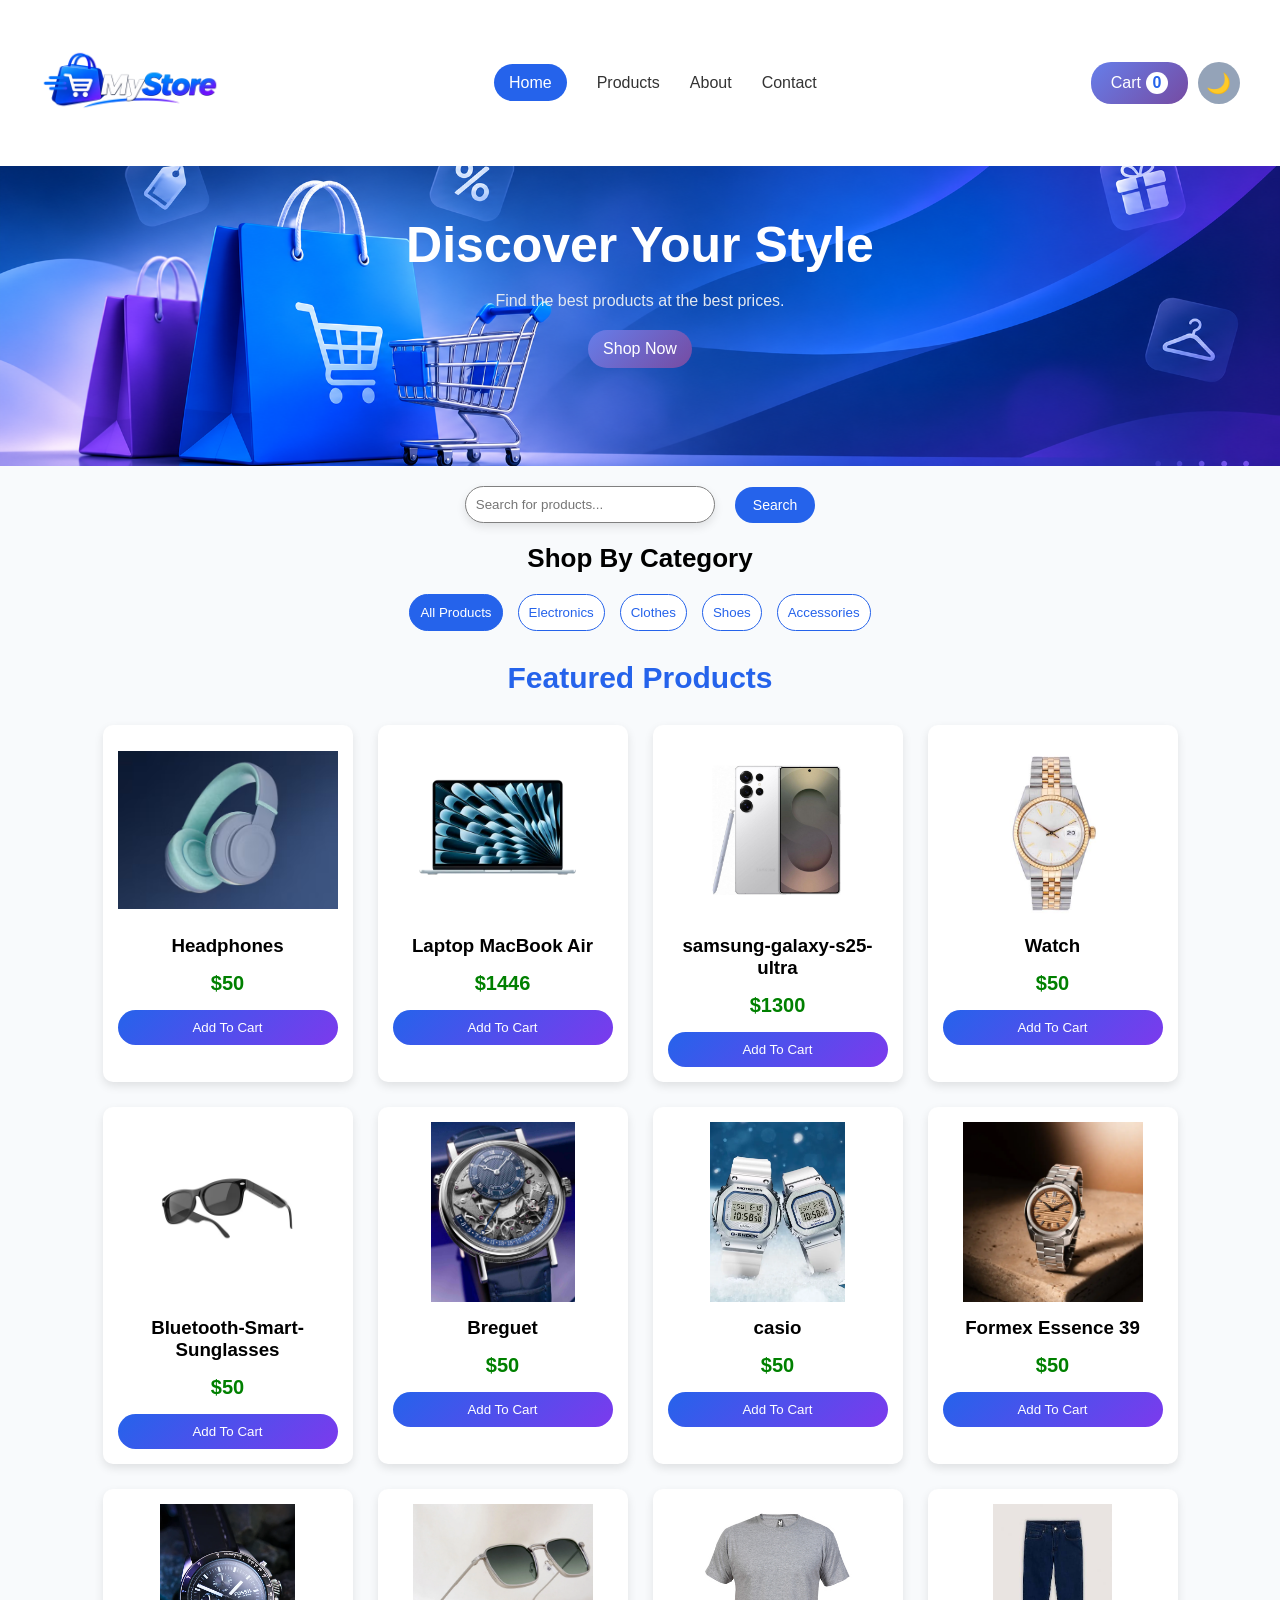
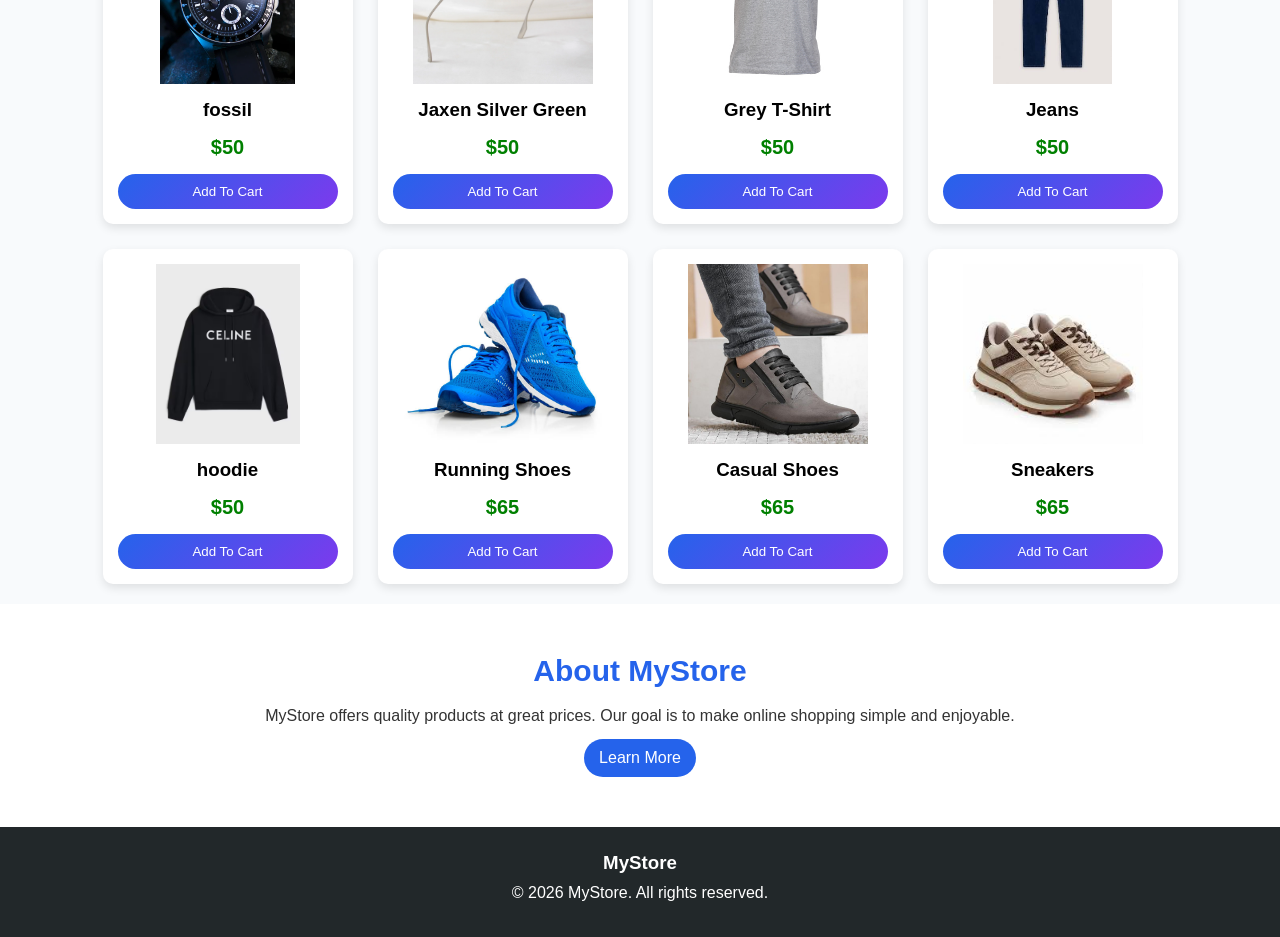
<file: index.html>
<!doctype html>
<html lang="en">
  <head>
    <meta charset="UTF-8" />
    <meta name="viewport" content="width=device-width, initial-scale=1.0" />
    <title>MyStore</title>
    <link rel="stylesheet" href="style.css" />
  </head>
  <body>
    <header>
      <nav>
        <h1><img src="./images/Glossy MyStore Shopping Logo.png" alt="logo" /></h1>
        <ul>
          <li><a href="#" class="Home">Home</a></li>
          <li><a href="products.html">Products</a></li>
          <li><a href="about.html">About</a></li>
          <li><a href="contact.html">Contact</a></li>
        </ul>

        <div class="nav-actions">
          <a href="cart.html" id="cart-count" >Cart <span id="cart-number">0</span></a>
          <button id="theme-toggle">🌙</button>
        </div>
        
      </nav>
    </header>
    <section class="hero">
      <div class="hero-content">
        <h2>Discover Your Style</h2>
        <p>Find the best products at the best prices.</p>
        <a href="#products" class="shop-btn">Shop Now</a>
      </div>
    </section>

    <section class="search-section">
      <input
        type="text"
        id="search-input"
        placeholder="Search for products..."
      />
      <button id="search-btn">Search</button>
    </section>

    <section class="categories">
      <h2>Shop By Category</h2>

      <div class="category-buttons">
        <button class="category-btn active" data-category="all">
          All Products
        </button>

        <button class="category-btn" data-category="electronics">
          Electronics
        </button>

        <button class="category-btn" data-category="clothes">Clothes</button>

        <button class="category-btn" data-category="shoes">Shoes</button>

        <button class="category-btn" data-category="accessories">
          Accessories
        </button>
      </div>
    </section>

    <section class="products" id="products">
      <h2>Featured Products</h2>
      <div class="products-container">
        <div class="product-card" data-category="electronics"  data-name="Headphones" data-price="50">
            <img src="./images/headphone.avif" alt="Wireless Headphones" />
            <h3>Headphones</h3>
            <p>$50</p>
            <button>Add To Cart</button>
          </div>

          <div class="product-card" data-category="electronics" data-name="Laptop MacBook Air" data-price="1446">
            <img src="./images/MacBook Air 15-inch (M5 Chip).webp" alt="Laptop MacBook Air" />
            <h3>Laptop MacBook Air</h3>
            <p>$1446</p>
            <button>Add To Cart</button>
          </div>

          <div class="product-card" data-category="electronics" data-name="samsung-galaxy-s25-ultra" data-price="1300">
            <img
              src="./images/samsung-galaxy-s25-ultra.jpg"
              alt="samsung-galaxy-s25-ultra"
            />
            <h3>samsung-galaxy-s25-ultra</h3>
            <p>$1300</p>
            <button>Add To Cart</button>
          </div>

          <div class="product-card" data-category="accessories" data-name="Watch" data-price="50">
            <img src="./images/watch.jpg" alt="watch" />
            <h3>Watch</h3>
            <p>$50</p>
            <button>Add To Cart</button>
          </div>

          <div class="product-card" data-category="accessories" data-name="Bluetooth-Smart-Sunglasses" data-price="50">
            <img
              src="./images/Bluetooth-Smart-Sunglasses.avif"
              alt="Bluetooth-Smart-Sunglasses"
            />
            <h3>Bluetooth-Smart-Sunglasses</h3>
            <p>$50</p>
            <button>Add To Cart</button>
          </div>

          <div class="product-card" data-category="accessories" data-name="Breguet" data-price="50">
            <img src="./images/Breguet.jpg" alt="Breguet" />
            <h3>Breguet</h3>
            <p>$50</p>
            <button>Add To Cart</button>
          </div>

          <div class="product-card" data-category="accessories" data-name="casio" data-price="50">
            <img src="./images/casio.webp" alt="casio" />
            <h3>casio</h3>
            <p>$50</p>
            <button>Add To Cart</button>
          </div>

          <div class="product-card" data-category="accessories" data-name="Formex Essence 39" data-price="50">
            <img
              src="./images/Formex Essence 39.webp"
              alt="Formex Essence 39"
            />
            <h3>Formex Essence 39</h3>
            <p>$50</p>
            <button>Add To Cart</button>
          </div>

          <div class="product-card" data-category="accessories" data-name="fossil" data-price="50">
            <img src="./images/fossil.webp" alt="fossil" />
            <h3>fossil</h3>
            <p>$50</p>
            <button>Add To Cart</button>
          </div>

          <div class="product-card" data-category="accessories" data-name="Jaxen Silver Green" data-price="50">
            <img
              src="./images/JaxenSilverGreenGradientRectangleSunglasses.webp"
              alt="JaxenSilverGreenGradientRectangleSunglasses"
            />
            <h3>Jaxen Silver Green</h3>
            <p>$50</p>
            <button>Add To Cart</button>
          </div>

          <div class="product-card" data-category="clothes" data-name="Grey T-Shirt" data-price="50">
            <img src="./images/Grey_Tshirt.jpg" alt="Grey_Tshirt" />
            <h3>Grey T-Shirt</h3>
            <p>$50</p>
            <button>Add To Cart</button>
          </div>

          <div class="product-card" data-category="clothes" data-name="Jeans" data-price="50">
            <img src="./images/jeans.jpg" alt="jeans" />
            <h3>Jeans</h3>
            <p>$50</p>
            <button>Add To Cart</button>
          </div>

          <div class="product-card" data-category="clothes" data-name="hoodie" data-price="50">
            <img src="./images/hoodie.avif" alt="hoodie" />
            <h3>hoodie</h3>
            <p>$50</p>
            <button>Add To Cart</button>
          </div>

          <div class="product-card" data-category="shoes" data-name="Running Shoes" data-price="65">
            <img src="./images/shoes.jpg" alt="Running Shoes" />
            <h3>Running Shoes</h3>
            <p>$65</p>
            <button>Add To Cart</button>
          </div>

          <div class="product-card" data-category="shoes" data-name="Casual Shoes" data-price="65">
            <img src="./images/Casual Shoes.jpg" alt="Casual Shoes" />
            <h3>Casual Shoes</h3>
            <p>$65</p>
            <button>Add To Cart</button>
          </div>

          <div class="product-card" data-category="shoes" data-name="Sneakers" data-price="65">
            <img src="./images/Sneakers.jpg" alt="Sneakers" />
            <h3>Sneakers</h3>
            <p>$65</p>
            <button>Add To Cart</button>
          </div>
      </div>
    </section>

    <!-- About Section -->

    <section class="about">
      <h2>About MyStore</h2>
      <p>
        MyStore offers quality products at great prices. Our goal is to make
        online shopping simple and enjoyable.
      </p>
      <a href="about.html" class="learn-more-btn">Learn More</a>
    </section>

    <!-- Footer -->
     
    <footer>
      <h3>MyStore</h3>
      <p>© 2026 MyStore. All rights reserved.</p>
    </footer>

    <script src="script.js"></script>
  </body>
</html>
</file>
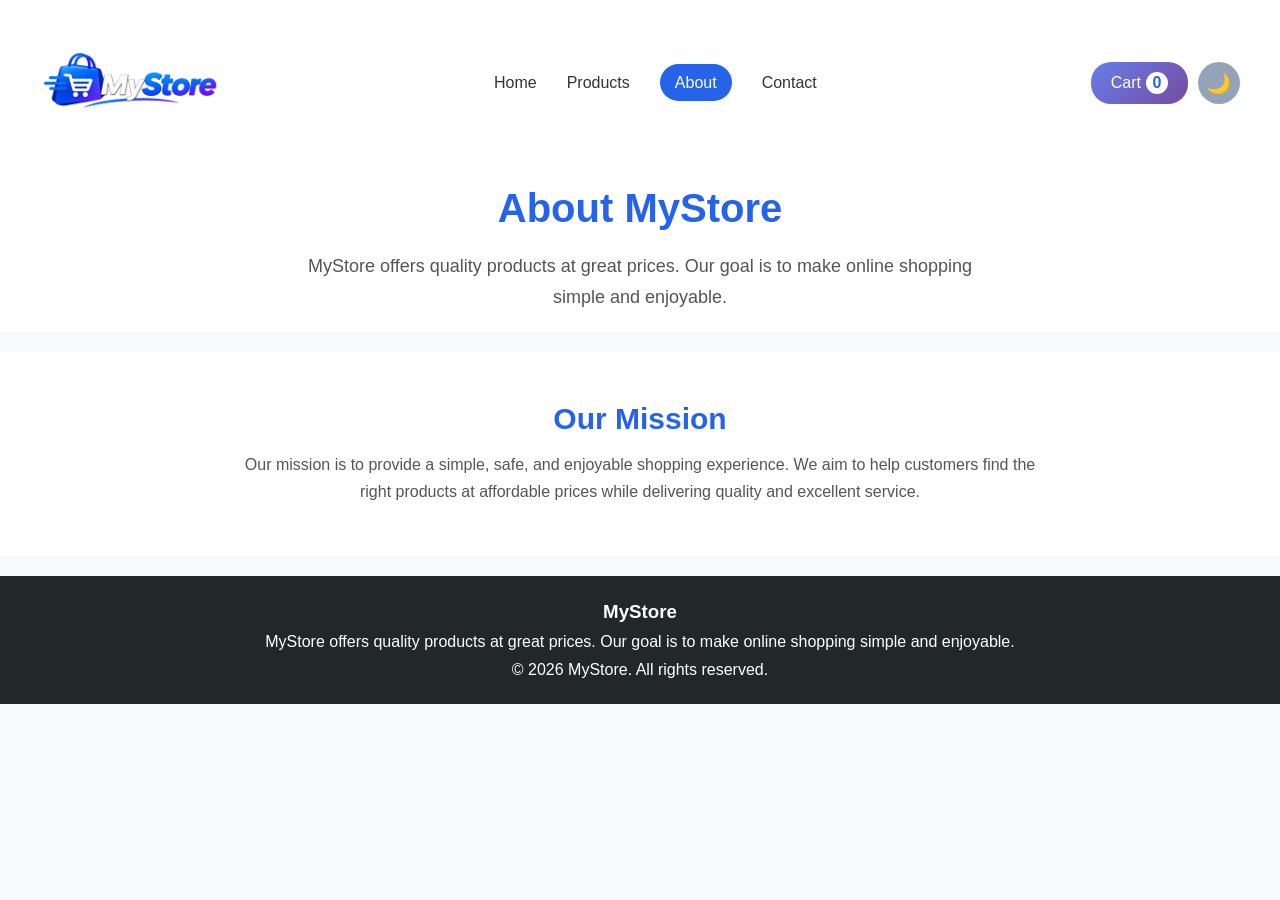
<file: about.html>
<!doctype html>
<html lang="en">
  <head>
    <meta charset="UTF-8" />
    <meta name="viewport" content="width=device-width, initial-scale=1.0" />
    <title>About MyStore</title>
    <link rel="stylesheet" href="./style.css" />
    <script src="./script.js" defer></script>
  </head>
  <body>
    <nav>
      <h1><img src="./images/Glossy MyStore Shopping Logo.png" alt="logo" /></h1>
      <ul>
        <li><a href="index.html">Home</a></li>
        <li><a href="products.html">Products</a></li>
        <li><a href="about.html" class="About">About</a></li>
        <li><a href="contact.html">Contact</a></li>
      </ul>

      <div class="nav-actions">
        <a href="cart.html" id="cart-count" >Cart <span id="cart-number">0</span></a>
        <button id="theme-toggle">🌙</button>
      </div>
    </nav>

    <section class="about-hero">
      <h1>About MyStore</h1>
      <p>
        MyStore offers quality products at great prices. Our goal is to make
        online shopping simple and enjoyable.
      </p>
    </section>

    <section class="mission">
      <h2>Our Mission</h2>
      <p>
        Our mission is to provide a simple, safe, and enjoyable shopping
        experience. We aim to help customers find the right products at
        affordable prices while delivering quality and excellent service.
      </p>
    </section>

    <footer>
      <h3>MyStore</h3>
      <p>
        MyStore offers quality products at great prices. Our goal is to make
        online shopping simple and enjoyable.
      </p>
      <p>© 2026 MyStore. All rights reserved.</p>
    </footer>
  </body>
</html>
</file>
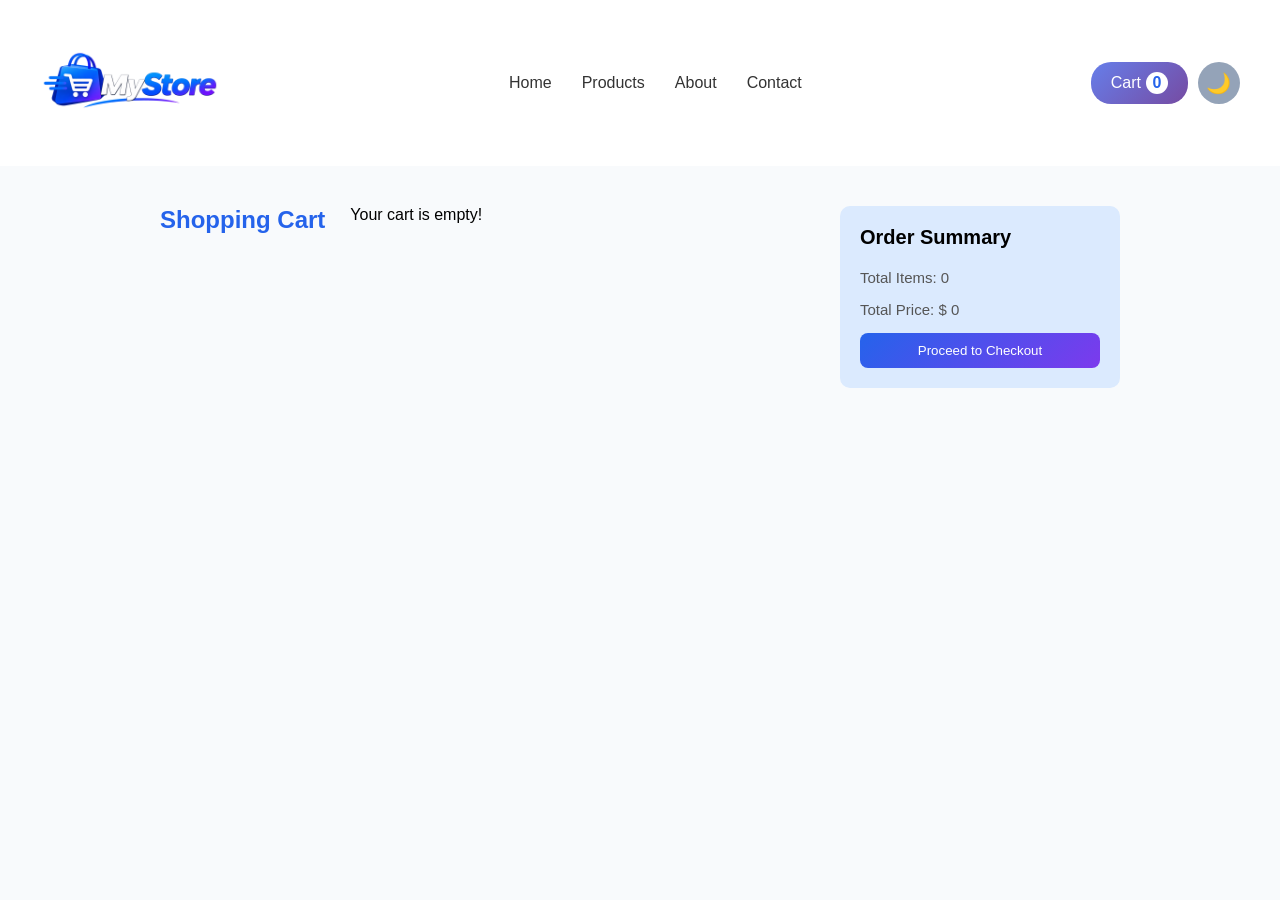
<file: cart.html>
<!DOCTYPE html>
<html lang="en">
<head>
    <meta charset="UTF-8">
    <meta name="viewport" content="width=device-width, initial-scale=1.0">
    <title>Shopping Cart - MyStore</title>
    <link rel="stylesheet" href="./style.css" />
    <script src="./script.js" defer></script>
</head>
<body>
    <nav>
      <h1><img src="./images/Glossy MyStore Shopping Logo.png" alt="logo" /></h1>

      <ul>
        <li><a href="index.html">Home</a></li>
        <li><a href="products.html">Products</a></li>
        <li><a href="about.html">About</a></li>
        <li><a href="contact.html">Contact</a></li>
      </ul>

      <div class="nav-actions">
        <a href="cart.html" id="cart-count" >Cart <span id="cart-number">0</span></a>
        <button id="theme-toggle">🌙</button>
      </div>
    </nav>

    <main>
        <h2>Shopping Cart</h2>
        <div id="cart-items">
        </div>
        <div id="cart-summary">
            <h3>Order Summary</h3>
            <p>Total Items: <span id="total-items">0</span></p>
            <p>Total Price: <span id="total-price">0</span></p>
            <button id="checkout-btn">Proceed to Checkout</button>
        </div>
    </main>
</body>
</html>
</file>
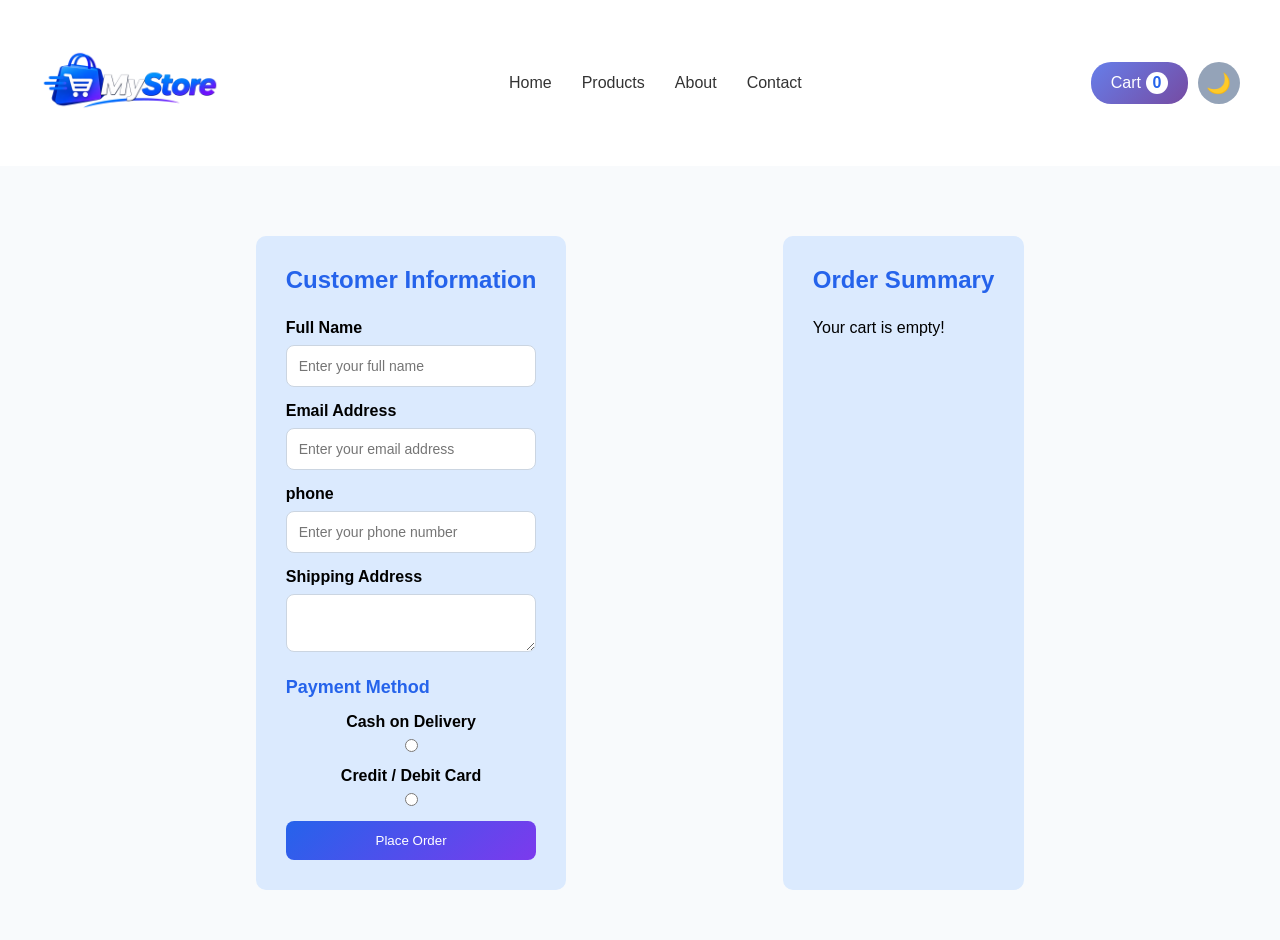
<file: checkout.html>
<!doctype html>
<html lang="en">
  <head>
    <meta charset="UTF-8" />
    <meta name="viewport" content="width=device-width, initial-scale=1.0" />
    <title>Checkout - MyStore</title>
    <link rel="stylesheet" href="./style.css" />
    <script src="./script.js" defer></script>
  </head>
  <body>
    <nav>
      <h1><img src="./images/Glossy MyStore Shopping Logo.png" alt="logo" /></h1>

      <ul>
        <li><a href="index.html">Home</a></li>
        <li><a href="products.html">Products</a></li>
        <li><a href="about.html">About</a></li>
        <li><a href="contact.html">Contact</a></li>
      </ul>

      <div class="nav-actions">
        <a href="cart.html" id="cart-count"
          >Cart <span id="cart-number">0</span></a
        >
        <button id="theme-toggle">🌙</button>
      </div>
    </nav>

    <main>
      <section class="checkout-section">
        <h2>Customer Information</h2>
        <form id="checkout-form">
          <label for="full-name"
            >Full Name
            <input required
              type="text"
              id="full-name"
              placeholder="Enter your full name"
            />
          </label>

          <label for="email"
            >Email Address
            <input required
              type="email"
              id="email"
              placeholder="Enter your email address"
            />
          </label>

          <label for="phone"
            >phone
            <input required
              type="tel"
              id="phone"
              placeholder="Enter your phone number"
            />
          </label>
          
          <label for="address">Shipping Address
              <textarea id="address" placeholder="Enter your shipping address" required>
            </textarea>
        </label>
        
        <h3>Payment Method</h3>
        <label for="cash" class="payment-option"
          >Cash on Delivery
          <input required name="payment" value="cash"
            type="radio"
            id="cash"
            
          />
        </label>

        <label for="card" class="payment-option"
          >Credit / Debit Card
          <input required name="payment" value="card"
            type="radio"
            id="card"
            
          />
        </label>

        <button type="submit">Place Order</button>

        </form>
      </section>

      <section class="order-summary">
        <h2>Order Summary</h2>
        <div class="checkout-items">
        </div>
        <p id="checkout-total-items"></p>
        <h3 id="checkout-total-price"></h3>
      </section>
    </main>
  </body>
</html>
</file>
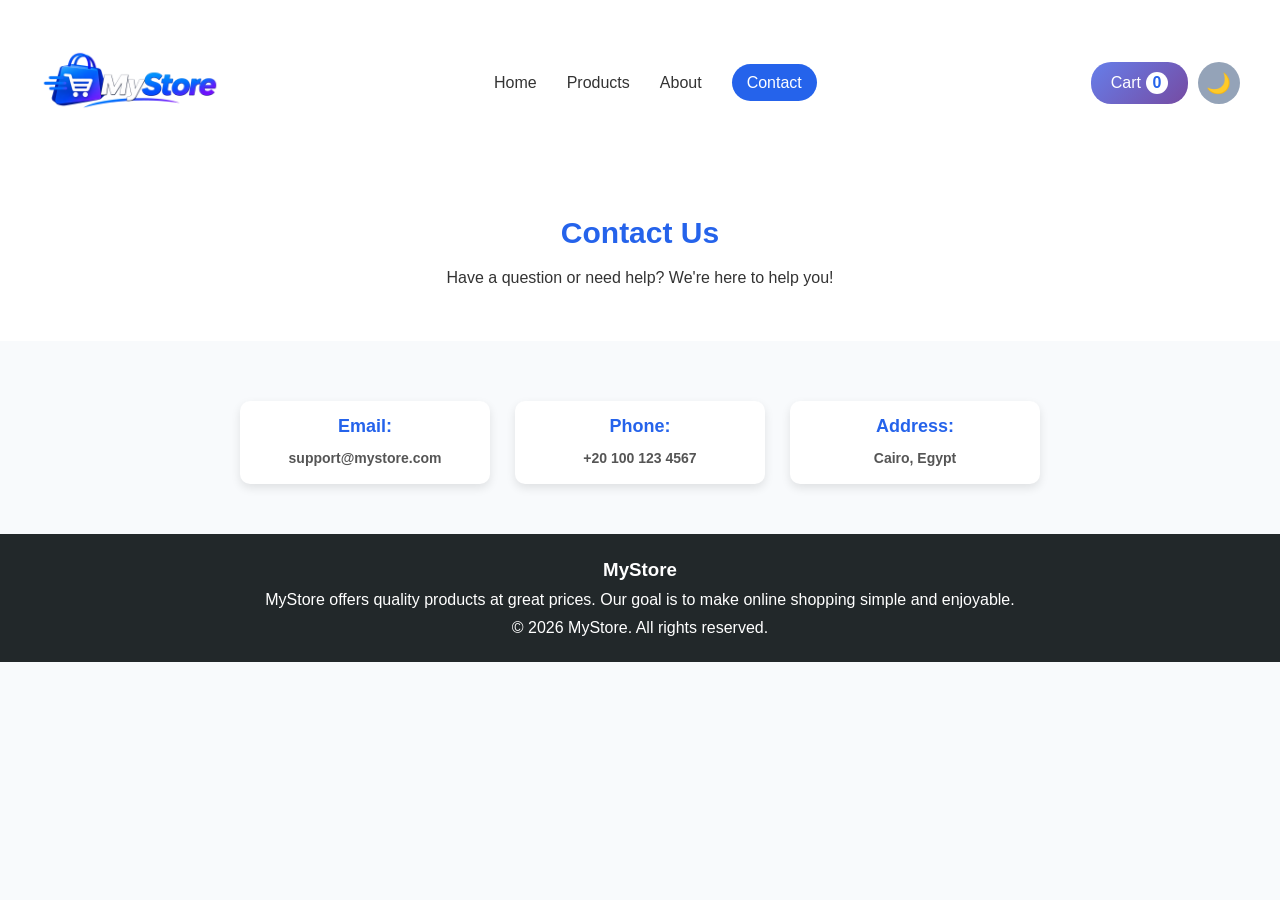
<file: contact.html>
<!doctype html>
<html lang="en">
  <head>
    <meta charset="UTF-8" />
    <meta name="viewport" content="width=device-width, initial-scale=1.0" />
    <title>Contact MyStore</title>
    <link rel="stylesheet" href="./style.css" />
    <script src="./script.js" defer></script>
  </head>
  <body>
    <nav>
      <h1><img src="./images/Glossy MyStore Shopping Logo.png" alt="logo" /></h1>
      <ul>
        <li><a href="index.html">Home</a></li>
        <li><a href="products.html">Products</a></li>
        <li><a href="about.html">About</a></li>
        <li><a href="contact.html" class="Contact">Contact</a></li>
      </ul>

      <div class="nav-actions">
        <a href="cart.html" id="cart-count" >Cart <span id="cart-number">0</span></a>
        <button id="theme-toggle">🌙</button>
      </div>
    </nav>

    <section class="contact-page">
      <h2>Contact Us</h2>
      <p>Have a question or need help? We're here to help you!</p>
    </section>

    <section class="contact">
      <div class="contact-info">
        <div id="email" class="contact-card">
          <h3>Email:</h3>
          <p>support@mystore.com</p>
        </div>

        <div id="phone" class="contact-card">
          <h3>Phone:</h3>
          <p>+20 100 123 4567</p>
        </div>

        <div id="address" class="contact-card">
          <h3>Address:</h3>
          <p>Cairo, Egypt</p>
        </div>
      </div>
    </section>

    <footer>
      <h3>MyStore</h3>
      <p>
        MyStore offers quality products at great prices. Our goal is to make
        online shopping simple and enjoyable.
      </p>
      <p>© 2026 MyStore. All rights reserved.</p>
    </footer>
  </body>
</html>
</file>
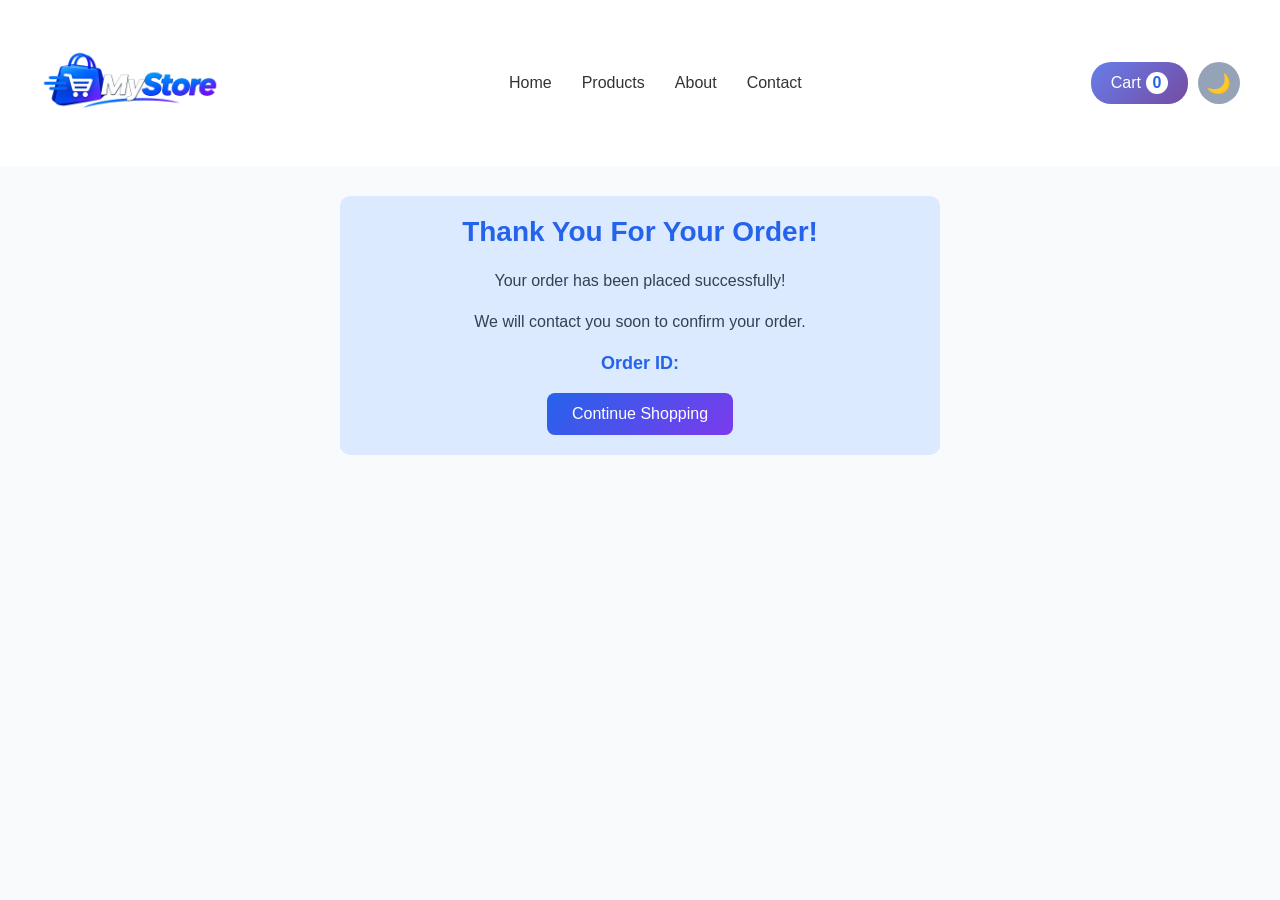
<file: order-confirmation.html>
<!DOCTYPE html>
<html lang="en">
<head>
    <meta charset="UTF-8">
    <meta name="viewport" content="width=device-width, initial-scale=1.0">
    <title>Order Confirmation - MyStore</title>
    <link rel="stylesheet" href="./style.css">
     <script src="./script.js" defer></script>
</head>
<body>
    <nav>
      <h1><img src="./images/Glossy MyStore Shopping Logo.png" alt="logo" /></h1>

      <ul>
        <li><a href="index.html">Home</a></li>
        <li><a href="products.html">Products</a></li>
        <li><a href="about.html">About</a></li>
        <li><a href="contact.html">Contact</a></li>
      </ul>

      <div class="nav-actions">
        <a href="cart.html" id="cart-count" >Cart <span id="cart-number">0</span></a>
        <button id="theme-toggle">🌙</button>
      </div>
    </nav>

    <section class="confirmation-section">
        <h1>Thank You For Your Order!</h1>
        <p>Your order has been placed successfully!</p>
        <p>We will contact you soon to confirm your order.</p>
        <p id="order-id">Order ID:</p>
        <a href="./products.html" class="continue-shopping">Continue Shopping</a>
    </section>
</body>
</html>
</file>
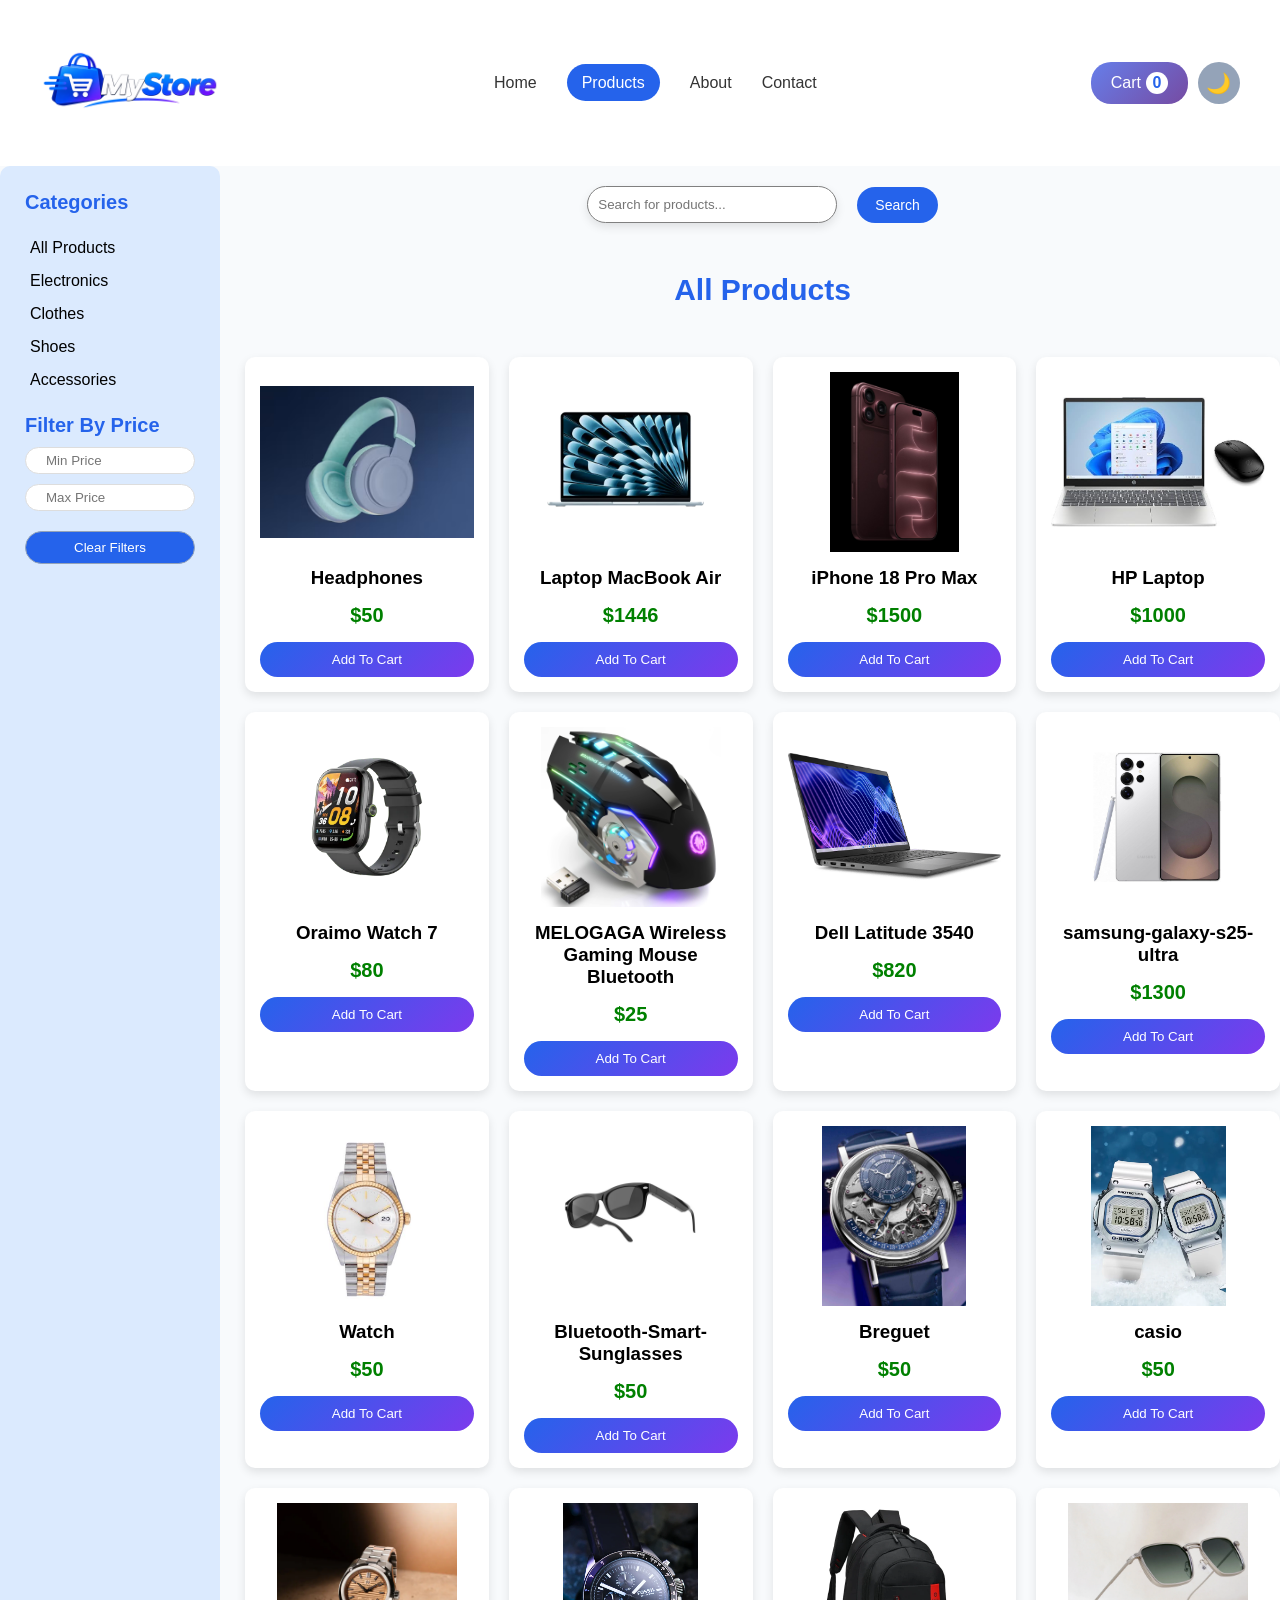
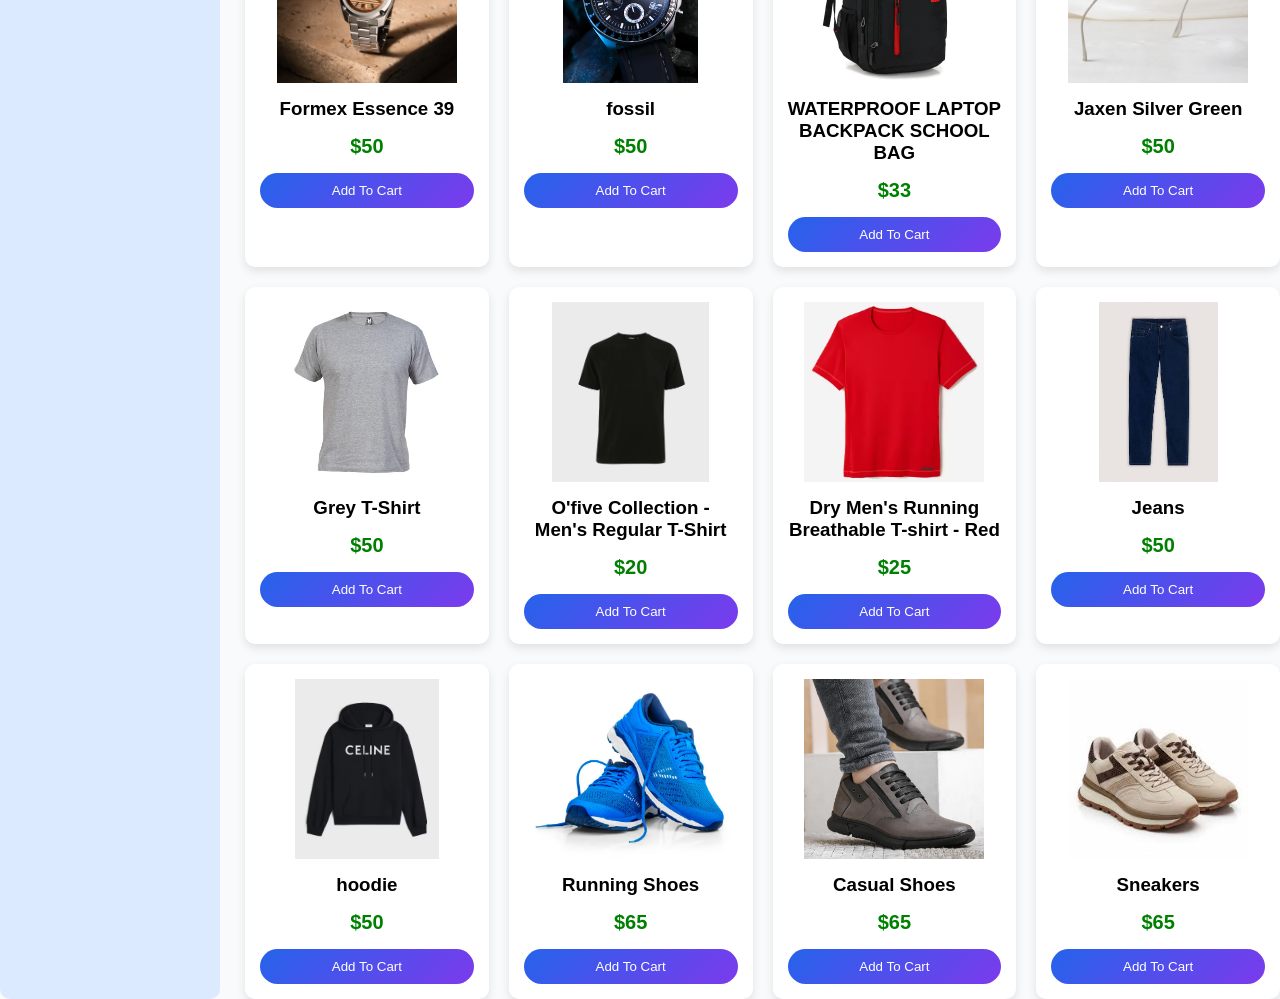
<file: products.html>
<!doctype html>
<html lang="en">
  <head>
    <meta charset="UTF-8" />
    <meta name="viewport" content="width=device-width, initial-scale=1.0" />
    <title>Products - MyStore</title>

    <link rel="stylesheet" href="./style.css" />
    <script src="./script.js" defer></script>
  </head>
  <body>
    <nav>
      <h1><img src="./images/Glossy MyStore Shopping Logo.png" alt="logo" /></h1>

      <ul>
        <li><a href="index.html">Home</a></li>
        <li><a href="products.html" class="product-page">Products</a></li>
        <li><a href="about.html">About</a></li>
        <li><a href="contact.html">Contact</a></li>
      </ul>

      <div class="nav-actions">
        <a href="cart.html" id="cart-count" >Cart <span id="cart-number">0</span></a>
        <button id="theme-toggle">🌙</button>
      </div>
    </nav>

    <section class="products-layout">
      <aside class="sidebar">
        <h2>Categories</h2>
        <ul>
          <li data-category="all">All Products</li>
          <li data-category="electronics">Electronics</li>
          <li data-category="clothes">Clothes</li>
          <li data-category="shoes">Shoes</li>
          <li data-category="accessories">Accessories</li>
        </ul>

        <h2>Filter By Price</h2>

        <input type="number" placeholder="Min Price" id="min-price"/>
        <input type="number" placeholder="Max Price" id="max-price"/>

        <button id="clear-filters">Clear Filters</button>
      </aside>

      <div class="products-grid">
        <section class="search-section">
          <input
            type="text"
            id="search-input"
            placeholder="Search for products..."
          />
          <button id="search-btn">Search</button>
        </section>

        <h2 class="products-title">All Products</h2>
        <div class="products-list">
          <div class="product-card" data-category="electronics"  data-name="Headphones" data-price="50">
            <img src="./images/headphone.avif" alt="Wireless Headphones" />
            <h3>Headphones</h3>
            <p>$50</p>
            <button>Add To Cart</button>
          </div>

          <div class="product-card" data-category="electronics" data-name="Laptop MacBook Air" data-price="1446">
            <img src="./images/MacBook Air 15-inch (M5 Chip).webp" alt="Laptop MacBook Air" />
            <h3>Laptop MacBook Air</h3>
            <p>$1446</p>
            <button>Add To Cart</button>
          </div>

          <div class="product-card" data-category="electronics" data-name="iPhone 18 Pro Max" data-price="1500">
            <img src="./images/iPhone 18 Pro Max.jpg" alt="iPhone 18 Pro Max" />
            <h3>iPhone 18 Pro Max</h3>
            <p>$1500</p>
            <button>Add To Cart</button>
          </div>

          <div class="product-card" data-category="electronics" data-name="HP Laptop" data-price="1000">
            <img src="./images/HP Laptop.jpg" alt="HP Laptop" />
            <h3>HP Laptop</h3>
            <p>$1000</p>
            <button>Add To Cart</button>
          </div>

          <div class="product-card" data-category="electronics" data-name="Oraimo Watch 7" data-price="80">
            <img src="./images/oraimo Watch 7.webp" alt="Oraimo Watch 7" />
            <h3>Oraimo Watch 7</h3>
            <p>$80</p>
            <button>Add To Cart</button>
          </div>

          <div class="product-card" data-category="electronics" data-name="MELOGAGA Wireless Gaming Mouse Bluetooth" data-price="25">
            <img src="./images/MELOGAGA Wireless Gaming Mouse Bluetooth Mouse.jpg" alt="MELOGAGA Wireless Gaming Mouse Bluetooth" />
            <h3>MELOGAGA Wireless Gaming Mouse Bluetooth</h3>
            <p>$25</p>
            <button>Add To Cart</button>
          </div>

          <div class="product-card" data-category="electronics" data-name="Dell Latitude 3540 " data-price="820">
            <img src="./images/Dell Latitude 3540.png" alt="Dell Latitude 3540 " />
            <h3>Dell Latitude 3540 </h3>
            <p>$820</p>
            <button>Add To Cart</button>
          </div>

          <div class="product-card" data-category="electronics" data-name="samsung-galaxy-s25-ultra" data-price="1300">
            <img
              src="./images/samsung-galaxy-s25-ultra.jpg"
              alt="samsung-galaxy-s25-ultra"
            />
            <h3>samsung-galaxy-s25-ultra</h3>
            <p>$1300</p>
            <button>Add To Cart</button>
          </div>

          <div class="product-card" data-category="accessories" data-name="Watch" data-price="50">
            <img src="./images/watch.jpg" alt="watch" />
            <h3>Watch</h3>
            <p>$50</p>
            <button>Add To Cart</button>
          </div>

          <div class="product-card" data-category="accessories" data-name="Bluetooth-Smart-Sunglasses" data-price="50">
            <img
              src="./images/Bluetooth-Smart-Sunglasses.avif"
              alt="Bluetooth-Smart-Sunglasses"
            />
            <h3>Bluetooth-Smart-Sunglasses</h3>
            <p>$50</p>
            <button>Add To Cart</button>
          </div>

          <div class="product-card" data-category="accessories" data-name="Breguet" data-price="50">
            <img src="./images/Breguet.jpg" alt="Breguet" />
            <h3>Breguet</h3>
            <p>$50</p>
            <button>Add To Cart</button>
          </div>

          <div class="product-card" data-category="accessories" data-name="casio" data-price="50">
            <img src="./images/casio.webp" alt="casio" />
            <h3>casio</h3>
            <p>$50</p>
            <button>Add To Cart</button>
          </div>

          <div class="product-card" data-category="accessories" data-name="Formex Essence 39" data-price="50">
            <img
              src="./images/Formex Essence 39.webp"
              alt="Formex Essence 39"
            />
            <h3>Formex Essence 39</h3>
            <p>$50</p>
            <button>Add To Cart</button>
          </div>

          <div class="product-card" data-category="accessories" data-name="fossil" data-price="50">
            <img src="./images/fossil.webp" alt="fossil" />
            <h3>fossil</h3>
            <p>$50</p>
            <button>Add To Cart</button>
          </div>
          
          <div class="product-card" data-category="accessories" data-name="WATERPROOF LAPTOP BACKPACK SCHOOL BAG" data-price="33">
            <img src="./images/WATERPROOF LAPTOP BACKPACK SCHOOL BAG.webp" alt="WATERPROOF LAPTOP BACKPACK SCHOOL BAG" />
            <h3>WATERPROOF LAPTOP BACKPACK SCHOOL BAG</h3>
            <p>$33</p>
            <button>Add To Cart</button>
          </div>

          <div class="product-card" data-category="accessories" data-name="Jaxen Silver Green" data-price="50">
            <img
              src="./images/JaxenSilverGreenGradientRectangleSunglasses.webp"
              alt="JaxenSilverGreenGradientRectangleSunglasses"
            />
            <h3>Jaxen Silver Green</h3>
            <p>$50</p>
            <button>Add To Cart</button>
          </div>

          <div class="product-card" data-category="clothes" data-name="Grey T-Shirt" data-price="50">
            <img src="./images/Grey_Tshirt.jpg" alt="Grey_Tshirt" />
            <h3>Grey T-Shirt</h3>
            <p>$50</p>
            <button>Add To Cart</button>
          </div>

          <div class="product-card" data-category="clothes" data-name="O'five Collection - Men's Regular T-Shirt" data-price="20">
            <img src="./images/O'five Collection - Men's Regular T-Shirt.webp" alt="O'five Collection - Men's Regular T-Shirt" />
            <h3>O'five Collection - Men's Regular T-Shirt</h3>
            <p>$20</p>
            <button>Add To Cart</button>
          </div>

          <div class="product-card" data-category="clothes" data-name="Dry Men's Running Breathable T-shirt - Red" data-price="25">
            <img src="./images/Dry Men's Running Breathable T-shirt - Red.avif" alt="Dry Men's Running Breathable T-shirt - Red" />
            <h3>Dry Men's Running Breathable T-shirt - Red</h3>
            <p>$25</p>
            <button>Add To Cart</button>
          </div>

          <div class="product-card" data-category="clothes" data-name="Jeans" data-price="50">
            <img src="./images/jeans.jpg" alt="jeans" />
            <h3>Jeans</h3>
            <p>$50</p>
            <button>Add To Cart</button>
          </div>

          <div class="product-card" data-category="clothes" data-name="hoodie" data-price="50">
            <img src="./images/hoodie.avif" alt="hoodie" />
            <h3>hoodie</h3>
            <p>$50</p>
            <button>Add To Cart</button>
          </div>

          <div class="product-card" data-category="shoes" data-name="Running Shoes" data-price="65">
            <img src="./images/shoes.jpg" alt="Running Shoes" />
            <h3>Running Shoes</h3>
            <p>$65</p>
            <button>Add To Cart</button>
          </div>

          <div class="product-card" data-category="shoes" data-name="Casual Shoes" data-price="65">
            <img src="./images/Casual Shoes.jpg" alt="Casual Shoes" />
            <h3>Casual Shoes</h3>
            <p>$65</p>
            <button>Add To Cart</button>
          </div>

          <div class="product-card" data-category="shoes" data-name="Sneakers" data-price="65">
            <img src="./images/Sneakers.jpg" alt="Sneakers" />
            <h3>Sneakers</h3>
            <p>$65</p>
            <button>Add To Cart</button>
          </div>
        </div>
      </div>
    </section>
  </body>
</html>
</file>
<file: style.css>
* {
  margin: 0;
  padding: 0;
  box-sizing: border-box;
  font-family: "Poppins", sans-serif;
}
body {
  background: #f8fafc;
}

nav {
  display: flex;
  justify-content: space-between;
  align-items: center;
  padding: 20px 40px;
  background-color: white;
}

nav h1 img {
  width: 180px;
}

ul {
  display: flex;
  gap: 20px;
  list-style: none;
}

li {
  padding: 5px;
}

li a {
  text-decoration: none;
  color: #333;
  font-size: 16px;
  transition: 0.3s;
}

li a:hover {
  color: #2563eb;
}

ul li a.Home {
  padding: 10px 15px;
  border-radius: 20px;
  cursor: pointer;
  font-size: 16px;
  transition: 0.3s;
  background-color: #2563eb;
  color: white;
}
ul li a.About {
  padding: 10px 15px;
  border-radius: 20px;
  cursor: pointer;
  font-size: 16px;
  transition: 0.3s;
  background-color: #2563eb;
  color: white;
}
ul li a.Contact {
  padding: 10px 15px;
  border-radius: 20px;
  cursor: pointer;
  font-size: 16px;
  transition: 0.3s;
  background-color: #2563eb;
  color: white;
}

ul li a.product-page {
  padding: 10px 15px;
  border-radius: 20px;
  cursor: pointer;
  font-size: 16px;
  transition: 0.3s;
  background-color: #2563eb;
  color: white;
}

nav button {
  background-color: #2563eb;
  border: none;
  color: white;
  padding: 10px 20px;
  border-radius: 20px;
  cursor: pointer;
  font-size: 16px;
  transition: 0.3s;
}

nav button:hover {
  background-color: rgb(2, 2, 193);
}

#cart-number{
  background-color: white;
  color:#2563eb;
  display: inline-flex;
  justify-content: center;
  align-items: center;
  text-align: center;
  font-weight: bold;
  flex-shrink: 0;
  min-width: 22px;
  height: 22px;
  padding: 0 5px;
  margin: 0 0 0 5px;
  border-radius: 50%;
}

#cart-count:hover{
  transform: translateY(-1px);
  box-shadow: 0 10px 20px rgba(0, 0, 0, 0.2);
}

nav a#cart-count{
  display: inline-flex;
  background: linear-gradient(135deg, #667eea, #764ba2);
  border: none;
  text-decoration: none;
  color: white;
  padding: 10px 20px;
  align-items: center;
  border-radius: 20px;
  cursor: pointer;
  font-size: 16px;
  transition: 0.3s;
}

nav #acart-count:hover{
  transform: translateY(-3px);
  box-shadow: 0 8px 20px rgba(37, 99, 235, 0.4);
}


.hero .hero-content {
  background-image: url(./images/Modern\ Blue\ Purple\ Shopping\ Banner.png);
  font-family: "Gill Sans", "Gill Sans MT", Calibri, "Trebuchet MS", sans-serif;
  width: 100%;
  min-height: 300px;
  background-size: cover;
  background-position: center;
  text-align: center;
  padding: 50px;
  margin: auto;
}

.hero .hero-content h2 {
  color: white;
  font-size: 50px;
  font-weight: 700;
}

.hero .hero-content p {
  color: #E2E8F0;
  margin-top: 18px;
  margin-bottom: 20px;
  font-weight: 400;
}

.shop-btn {
  display: inline-block;
  text-decoration: none;
  background: linear-gradient(135deg, #667eea, #764ba2);
  color: #ffffff;
  border-radius: 20px;
  padding: 10px 15px;
  transition: 0.3s;
}

.shop-btn:hover {
  transform: translateY(-3px);
  box-shadow: 0 8px 20px rgba(37, 99, 235, 0.4);
}

.search-section {
  display: flex;
  justify-content: center;
  align-items: center;
  gap: 20px;
  margin: 20px;
}

#search-input {
  width: 250px;
  padding: 10px;
  border: grey 1px solid;
  border-radius: 20px;
  box-shadow: 0 4px 10px rgba(0, 0, 0, 0.1);
}

#search-input:focus {
  outline: none;
  border: #2563eb 1px solid;
  box-shadow: 0 10px 20px rgba(0, 0, 0, 0.2);
}

#search-btn {
  font-size: 14px;
  padding: 10px 18px;
  border-radius: 20px;
  border: none;
  background-color: #2563eb;
  color: white;
  cursor: pointer;
  transition: 0.3s;
}

#search-btn:hover {
  background-color: rgb(2, 2, 193);
}

.categories h2 {
  text-align: center;
  font-size: 26px;
  margin: 20px;
}

.category-buttons {
  display: flex;
  justify-content: center;
  gap: 15px;
  flex-wrap: wrap;
}

.category-btn {
  padding: 10px;
  border: #2563eb 1px solid;
  border-radius: 20px;
  background-color: white;
  color: #2563eb;
  cursor: pointer;
  transition: 0.3s;
}

.category-btn:hover {
  color: white;
  background-color: #2563eb;
}

.category-btn.active {
  color: white;
  background-color: #2563eb;
}

.products h2 {
  color: #2563eb;
  text-align: center;
  font-size: 30px;
  margin: 30px;
}

.products-container {
  display: flex;
  justify-content: center;
  flex-wrap: wrap;
  gap: 25px;
  margin: 20px;
}

.product-card {
  width: 250px;
  padding: 15px;
  background-color: white;
  border-radius: 10px;
  box-shadow: 0 4px 10px rgba(0, 0, 0, 0.1);
  transition: 0.3s;
}

.product-card:hover {
  transform: translateY(-5px);
  box-shadow: 0 10px 20px rgba(0, 0, 0, 0.2);
}

.product-card img {
  display: block;
  width: 100%;
  height: 180px;
  object-fit: contain;
  border-radius: 6px;
}

.product-card h3 {
  margin: 15px 0 10px;
  text-align: center;
}

.product-card p {
  margin: 15px 0;
  text-align: center;
  color: green;
  font-size: 20px;
  font-weight: 600;
}

.product-card button {
  background: linear-gradient(135deg, #2563eb, #7c3aed);
  border: none;
  color: white;
  padding: 10px;
  width: 100%;
  border-radius: 20px;
  cursor: pointer;
  transition: 0.3s;
}

.product-card button:hover {
  background: #475569;;
}



.about {
  background-color: white;
  text-align: center;
  padding: 50px;
}

.about h2 {
  font-size: 30px;
  color: #2563eb;
  margin-bottom: 15px;
}

.about p {
  font-size: 16px;
  color: #333;
  line-height: 1.6;
}

.about .learn-more-btn {
  display: inline-block;
  text-decoration: none;
  background-color: #2563eb;
  color: white;
  border-radius: 20px;
  padding: 10px 15px;
  margin-top: 10px;
  transition: 0.3s;
}

.about .learn-more-btn:hover {
  background-color: rgb(2, 2, 193);
  transform: translateY(-3px);
}

footer {
  background-color: #22282a;
  color: white;
  padding: 25px;
  text-align: center;
}

footer h3 {
  margin-bottom: 10px;
}

footer p:first-of-type {
  margin-bottom: 10px;
}

.about-hero {
  text-align: center;
  background-color: white;
  padding: 20px 10px;
}

.about-hero h1 {
  font-size: 40px;
  color: #2563eb;
  margin-bottom: 20px;
}

.about-hero p {
  max-width: 700px;
  line-height: 1.7;
  font-size: 18px;
  color: #555;
  margin: 0 auto;
}

.mission {
  background-color: white;
  text-align: center;
  padding: 50px 20px;
  margin: 20px 0;
}

.mission h2 {
  color: #2563eb;
  font-size: 30px;
  margin-bottom: 15px;
}

.mission p {
  max-width: 800px;
  line-height: 1.7;
  color: #555;
  font-size: 16px;
  margin: 0 auto;
}

.contact-page {
  background-color: white;
  text-align: center;
  padding: 50px;
  margin-bottom: 60px;
}

.contact-page h2 {
  font-size: 30px;
  color: #2563eb;
  margin-bottom: 15px;
}

.contact-page p {
  font-size: 16px;
  color: #333;
  line-height: 1.6;
}

.contact-info {
  display: flex;
  justify-content: center;
  text-align: center;
  flex-wrap: wrap;
  gap: 25px;
  margin-bottom: 50px;
}

.contact-card {
  width: 250px;
  padding: 15px;
  background-color: white;
  border-radius: 10px;
  box-shadow: 0 4px 10px rgba(0, 0, 0, 0.1);
  transition: 0.3s;
}

.contact-card:hover {
  transform: translateY(-5px);
  box-shadow: 0 10px 20px rgba(0, 0, 0, 0.2);
}

.contact-card h3 {
  color: #2563eb;
  font-size: 18px;
  margin-bottom: 10px;
}

.contact-card p {
  color: #555;
  font-size: 14px;
  font-weight: 600;
  line-height: 1.6;
}

.sidebar {
  width: 220px;
  background-color: #dbeafe;
  padding: 25px;
  border-radius: 10px;
}

.sidebar h2 {
  font-size: 20px;
  color: #2563eb;
  margin-bottom: 10px;
}

.sidebar ul {
  display: flex;
  flex-direction: column;
  list-style: none;
  padding: 10px 0;
  margin-bottom: 10px;
  gap: 5px;
}

.sidebar ul li {
  border-radius: 8px;
  cursor: pointer;
}

.sidebar ul li:hover {
  color: white;
  background-color: #2563eb;
}

.sidebar input {
  width: 170px;
  padding: 5px 20px;
  margin-bottom: 10px;
  border: #ddd solid 1px;
  border-radius: 20px;
}

.sidebar input:focus {
  outline: none;
  border: #2563eb 1px solid;
  box-shadow: 0 10px 20px rgba(0, 0, 0, 0.2);
}

#clear-filters {
  background-color: #2563eb;
  color: white;
  border: 1px solid #94a3b8;
  cursor: pointer;
  padding: 8px 48px;
  border-radius: 20px;
  margin-top: 10px;
  transition: 0.3s;
}

#clear-filters:hover {
  background-color: black;
  color: white;
}

.products-layout {
  display: flex;
  gap: 25px;
}

.products-grid {
  display: block;
  flex: 1;
  min-width: 0;
}

.products-title {
  text-align: center;
  color: #2563eb;
  margin: 50px;
  font-size: 30px;
}

.products-list {
  width: 100%;
  display: grid;
  grid-template-columns: repeat(4, 1fr);
  gap: 20px;
}
.products-grid .products-list .product-card {
  width: 100%;
}

.nav-actions {
  display: flex;
  align-items: center;
  gap: 10px;
}

#theme-toggle {
  display: flex;
  justify-content: center;
  align-items: center;
  font-size: 20px;
  width: 42px;
  height: 42px;
  border-radius: 50%;
  background-color: #94a3b8;
  border: none;
  cursor: pointer;
  transition: 0.3s;
}


#theme-toggle:hover {
  background-color: #333;
}

main {
  display: flex;
  max-width: 1000px;
  margin: auto;
  padding: 20px;
  margin-top: 20px;
  gap: 25px;
}
main h2{
  color: #2563eb;
  
}
#cart-items {
  flex: 1;
}

#cart-summary {
  background-color: #dbeafe;
  width: 280px;
  padding: 20px;
  border-radius: 10px;
}

#cart-summary h3 {
  font-size: 20px;
  margin-bottom: 20px;
}

#cart-summary p {
  font-size: 15px;
  margin-bottom: 15px;
  color: #555;
}

#checkout-btn{
  width: 100%;
  background: linear-gradient(135deg, #2563eb, #7c3aed);
  border: none;
  color: white;
  padding: 10px ;
  border-radius: 8px;
  cursor: pointer;
}

#checkout-btn:hover{
  background:rgb(2, 2, 193);
}

.cart-item {
  display: flex;
  justify-content: space-between;
  align-items: center;
  background-color: #dbeafe;
  padding: 20px;
  border-radius: 10px;
  margin-bottom: 15px;
}
.cart-actions{
  display: flex;
  gap: 5px;
  align-items: center;
}
.product-info{
  display: flex;
  align-items: center;
  gap: 10px;
}

.increase-btn{
  background-color: green;
  color: white;
  border: none;
  padding: 5px 12px;
  border-radius: 20px;
  cursor: pointer;
}

.increase-btn:hover{
  background-color: rgb(1, 70, 1);
}

.decrease-btn{
  background-color: red;
  color: white;
  border: none;
  padding: 5px 12px;
  border-radius: 20px;
  cursor: pointer;
}

.decrease-btn:hover{
  background-color: rgb(171, 2, 2);
}

.remove-btn{
  background-color: #475569;
  color: white;
  border: none;
  padding: 5px 12px;
  border-radius: 20px;
  cursor: pointer;
}

.remove-btn:hover{
  background-color: #334155;
}

.checkout-section{
  background-color: #dbeafe;
  max-width: 600px;
  margin: 30px auto;
  padding: 30px;
  border-radius: 10px;
}

.checkout-section h2{
  text-align: center;
  color: #2563eb;
  margin-bottom: 25px;
}

.checkout-section form{
  display: flex;
  flex-direction: column;
  gap: 15px;
}

.checkout-section label{
  display: flex;
  flex-direction: column;
  gap: 8px;
  font-weight: 600;
}

.checkout-section input, .checkout-section textarea{
  width: 100%;
  box-sizing: border-box;
  padding: 12px;
  border: 1px solid #cbd5e1;
  border-radius: 8px;
  font-size: 14px;
  outline: none;
  transition: 0.3s;
}

.checkout-section input:hover, .checkout-section textarea:hover{
  border-color: #2563eb;
}

.checkout-section input[type="radio"]  {
  width: auto;
  padding: 0;
}

.checkout-section h3{
  color: #2563eb;
  font-size: 18px;
  margin-top: 10px;
}

.payment-option{
  flex-direction: row;
  align-items: center;
  gap: 10px;
}

.checkout-section form button{
  background: linear-gradient(135deg, #2563eb, #7c3aed);
  color: white;
  padding: 12px;
  border: none;
  border-radius: 8px;
  cursor: pointer;
}

.checkout-section form button:hover{
  background: rgb(2, 2, 193);
  
}

.order-summary{
  background-color: #dbeafe;
  max-width: 600px;
  margin: 30px auto;
  padding: 30px;
  border-radius: 10px;
}

.order-summary h2{
  color: #2563eb;
  margin-bottom: 25px;
  text-align: center;
}

.checkout-items{
  display: flex;
  flex-direction: column;
  gap: 15px;
}

.checkout-item{
  display: flex;
  justify-content: space-between;
  align-items: center;
  padding: 12px;
  background-color: white;
  border-radius: 8px;
}

#checkout-total-items{
  font-weight: 600;
  margin-top: 20px;
  color: #2563eb;
}

#checkout-total-price{
  font-size: 20px;
  margin-top: 10px;
  color: #2563eb;
}

.confirmation-section{
  background-color: #dbeafe;
  max-width: 600px;
  padding: 20px;
  margin: 30px auto;
  text-align: center;
  border-radius: 10px;
}

.confirmation-section h1{
  color: #2563eb;
  font-size: 28px;
  margin-bottom: 20px;
}

/* Responsive Design */
.confirmation-section p{
  color: #334155;
  font-size: 16px;
  line-height: 1.6;
  margin-bottom: 15px;
}

#order-id{
  font-weight: bold;
  font-size: 18px;
  color: #2563eb;
}

.continue-shopping{
  display: inline-block;
  color: white;
  background: linear-gradient(135deg, #2563eb, #7c3aed);
  padding: 12px 25px;
  text-decoration: none;
  border-radius: 8px;
  cursor: pointer;
  transition: 0.3s;
}

.continue-shopping:hover{
  background: rgb(2, 2, 193);
}

.checkout-section input:-webkit-autofill {
  -webkit-box-shadow: 0 0 0 1000px #eff6ff inset;
  -webkit-text-fill-color: #1e293b;
}


/* Responsive Design */

@media (max-width: 768px) {
  nav {
    flex-direction: column;
    gap: 20px;
    padding: 20px;
  }

  ul {
    flex-direction: column;
    align-items: center;
    gap: 10px;
  }

  nav h1 img {
    width: 140px;
  }

  nav button {
    font-size: 14px;
    padding: 8px 16px;
  }

  .products-layout {
    flex-direction: column;
  }

  .products-list {
    grid-template-columns: repeat(2, 1fr);
    min-width: 0;
  }

  .sidebar {
    width: 80%;
    margin: 20px auto;
    text-align: center;
  }

  .sidebar input {
    width: 80%;
  }

  .sidebar ul {
    align-items: center;
  }

  .search-section {
    gap: 10px;
    margin: 10px 0;
  }

  #search-input {
    box-sizing: border-box;
    width: 200px;
  }

  main{
    flex-direction: column;
  }
  .cart-item{
    flex-direction: column;
    align-items: stretch;
    gap: 15px;
  }

  .product-info{
    flex-wrap: wrap;
  }

}



/* Dark Mode */

body.dark-mode {
  background-color: #151315;
  color: #f1f1f1;
}

body.dark-mode nav {
  background-color: #151315;
  color: #f1f1f1;
}

body.dark-mode nav a {
  color: #f1f1f1;
}

body.dark-mode nav a:hover {
  color: #475569;
}

body.dark-mode #cart-count:hover{
  transform: translateY(-1px);
  box-shadow: 0 4px 10px rgba(37, 99, 235, 0.3);
}

body.dark-mode .hero-content {
  color: #151315;
}

body.dark-mode #search-input:focus {
  box-shadow: 0 4px 10px rgba(37, 99, 235, 0.3);
}

body.dark-mode .product-card {
  background-color: #22282a;
  box-shadow: 0 4px 10px rgba(0, 0, 0, 0.3);
}

body.dark-mode .product-card:hover {
  box-shadow: 0 4px 10px rgba(37, 99, 235, 0.3);
}

body.dark-mode .product-card button {
  background-color: #2563eb;
  transition: 0.3s;
}

body.dark-mode .product-card button:hover {
  background-color: #475569;
}

body.dark-mode .product-card p {
  color: chartreuse;
}

body.dark-mode .about {
  background-color: #151315;
}

body.dark-mode .about p {
  color: #f1f1f1;
}

body.dark-mode .sidebar {
  background-color: #22282a;
}

body.dark-mode .about-hero {
  background-color: #22282a;
  color: #ffffff;
}

body.dark-mode .about-hero {
  background-color: #151315;
  color: #ffffff;
}

body.dark-mode .about-hero p {
  color: #ffffff;
}

body.dark-mode .mission {
  background-color: #151315;
}

body.dark-mode .mission p{
  color: #ffffff;
}

body.dark-mode .contact-page{
  background-color: #151315;
}

body.dark-mode .contact-page p{
  color: #ffffff;
}

body.dark-mode .contact-card{
  background-color: #22282a;
  box-shadow: 0 4px 10px rgba(0, 0, 0, 0.3);
}

body.dark-mode .contact-card:hover{
  box-shadow: 0 4px 10px rgba(37, 99, 235, 0.3);
}

body.dark-mode .contact-card p{
  color: #ffffff;
}

body.dark-mode .checkout-section{
  background-color: #22282a;
  color: #f1f1f1;
}

body.dark-mode .checkout-section input, body.dark-mode .checkout-section textarea{
  background-color: #151315;
  color: #f1f1f1;
  border-color: #555;
  transition: 0.3s;
}

body.dark-mode .checkout-section input:hover, body.dark-mode .checkout-section textarea:hover{
  border-color: #60a5fa;
}

body.dark-mode .cart-item {
  background-color: #22282a;
  color: #f1f1f1;
}

body.dark-mode #cart-summary{
  background-color: #22282a;
  color: #f1f1f1;
}

body.dark-mode #cart-summary p {
  color: #cbd5e1;
}

body.dark-mode .checkout-item{
  background-color: #151315;
  color: #AAB8C5;
}

body.dark-mode #checkout-total-items {
  color: #2563eb;
}
body.dark-mode #checkout-total-price{
  color: #2563eb;
}

body.dark-mode .order-summary {
  background-color: #22282a;
  color: #cbd5e1;
}

body.dark-mode .order-summary h2 {
  color: #2563eb;
}
body.dark-mode .confirmation-section{
  background-color: #22282a;
  color: #f1f1f1;
}

body.dark-mode .confirmation-section p{
  color: #cbd5e1;
}

body.dark-mode .checkout-section input:-webkit-autofill {
  -webkit-box-shadow: 0 0 0 1000px #263449 inset;
  -webkit-text-fill-color: #e2e8f0;
}

body.dark-mode .checkout-section input {
  color: #e2e8f0;
}
</file>
